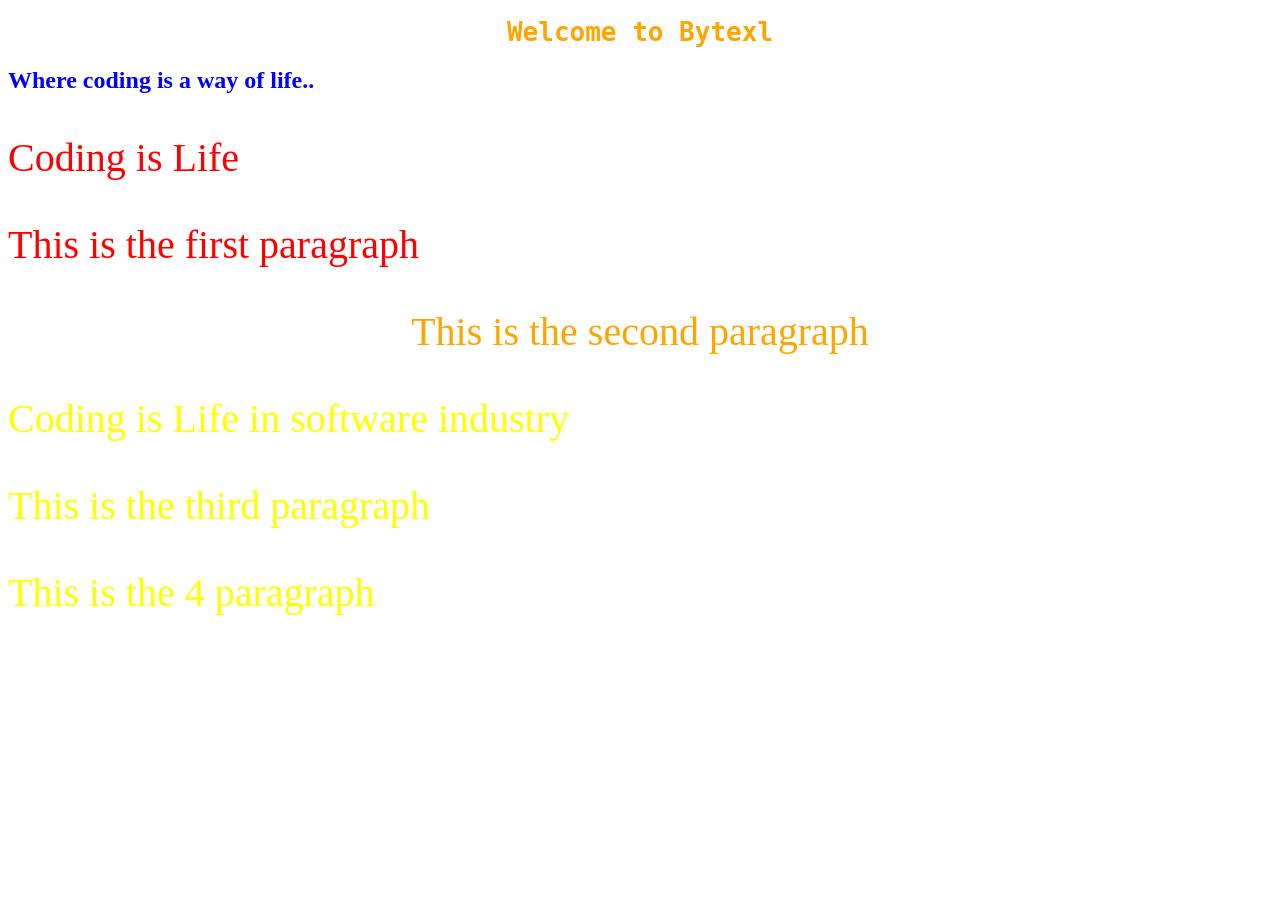
<file: HTMLCSS/CSS/index.html>
<!DOCTYPE html>
<html lang="en">
<head>
    <meta charset="UTF-8">
    <meta name="viewport" content="width=device-width, initial-scale=1.0">
    <title>Document</title>
    <link rel="stylesheet" type="text/css" href="style.css">
</head>
<body>
    <h1 class="para1">Welcome to Bytexl</h1>
    <h2>Where coding is a way of life.. </h2>
    <p class="para sec">Coding is Life</p>
    <p class="para"> This is the first paragraph</p>
    <p class="para1">This is the second paragraph</p>
    <p id="para2">Coding is Life in software industry</p>
    <p id="para2"> This is the third paragraph</p>
    <p >This is the 4 paragraph</p>
</body>
</html>
</file>
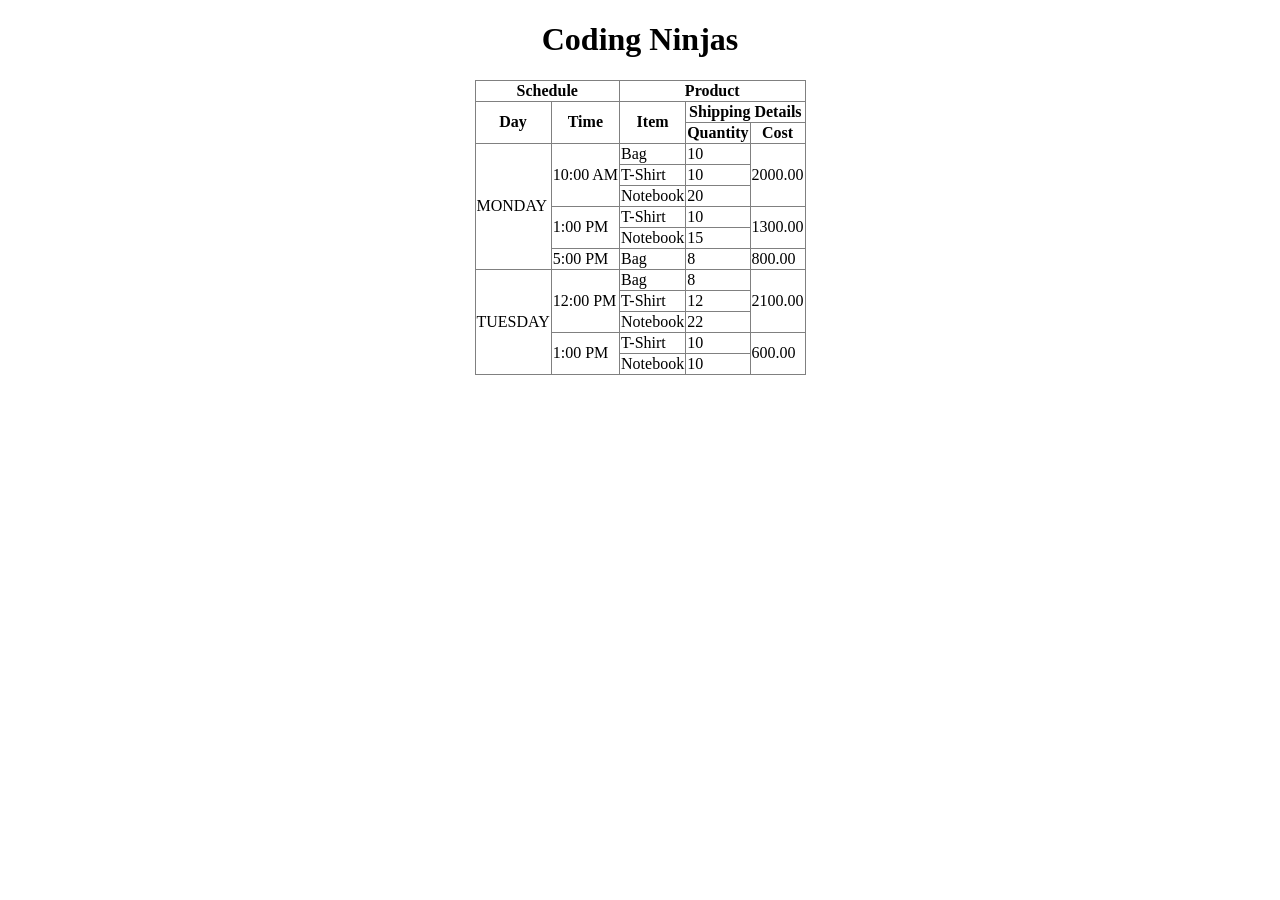
<file: HTMLCSS/Assignment.html>
<!DOCTYPE html>
<html lang="en">
<head>
    <meta charset="UTF-8">
    <meta name="viewport" content="width=device-width, initial-scale=1.0">
    <title>Document</title>
</head>
<body>
    <center><h1>Coding Ninjas</h1>
    <table border="1" style="border-collapse: collapse;">
        <thead>
        <tr>
            <th colspan="2">Schedule</th>
            <th colspan="3">Product</th>
        </tr>
        <tr>
            <th rowspan="2">Day</th>
            <th rowspan="2">Time</th>
            <th rowspan="2">Item</th>
            <th colspan="2">Shipping Details</th>
        </tr>

        <tr>
            <th>Quantity</th>
            <th>Cost</th>
        </tr>
    </thead>
        <tr>
            <td rowspan="6">MONDAY</td>
            <td rowspan="3">10:00 AM</td>
            <td>Bag</td>
            <td>10</td>
            <td rowspan="3">2000.00</td>
        </tr>
        <tr>
            <td>T-Shirt</td>
            <td>10</td>
        </tr>
        <tr>
            <td>Notebook</td>
            <td>20</td>
        </tr>
        <tr>
            <td rowspan="2">1:00 PM</td>
            <td>T-Shirt</td>
            <td>10</td>
            <td rowspan="2">1300.00</td>
        </tr>
        <tr>
            <td>Notebook</td>
            <td>15</td>
        </tr>
        <tr>
            <td>5:00 PM</td>
            <td>Bag</td>
            <td>8</td>
            <td>800.00</td>
        </tr>
        <tr>
            <td rowspan="5">TUESDAY</td>
            <td rowspan="3">12:00 PM</td>
            <td>Bag</td>
            <td>8</td>
            <td rowspan="3">2100.00</td>
        </tr>
        <tr>
            <td>T-Shirt</td>
            <td>12</td>
        </tr>
        <tr>
            <td>Notebook</td>
            <td>22</td>
        </tr>
        <tr>
            <td rowspan="2">1:00 PM</td>
            <td>T-Shirt</td>
            <td>10</td>
            <td rowspan="2">600.00</td>
        </tr>
        <tr>
            <td>Notebook</td>
            <td>10</td>
        </tr>
    </table>
    </center>
</body>
</html>
</file>
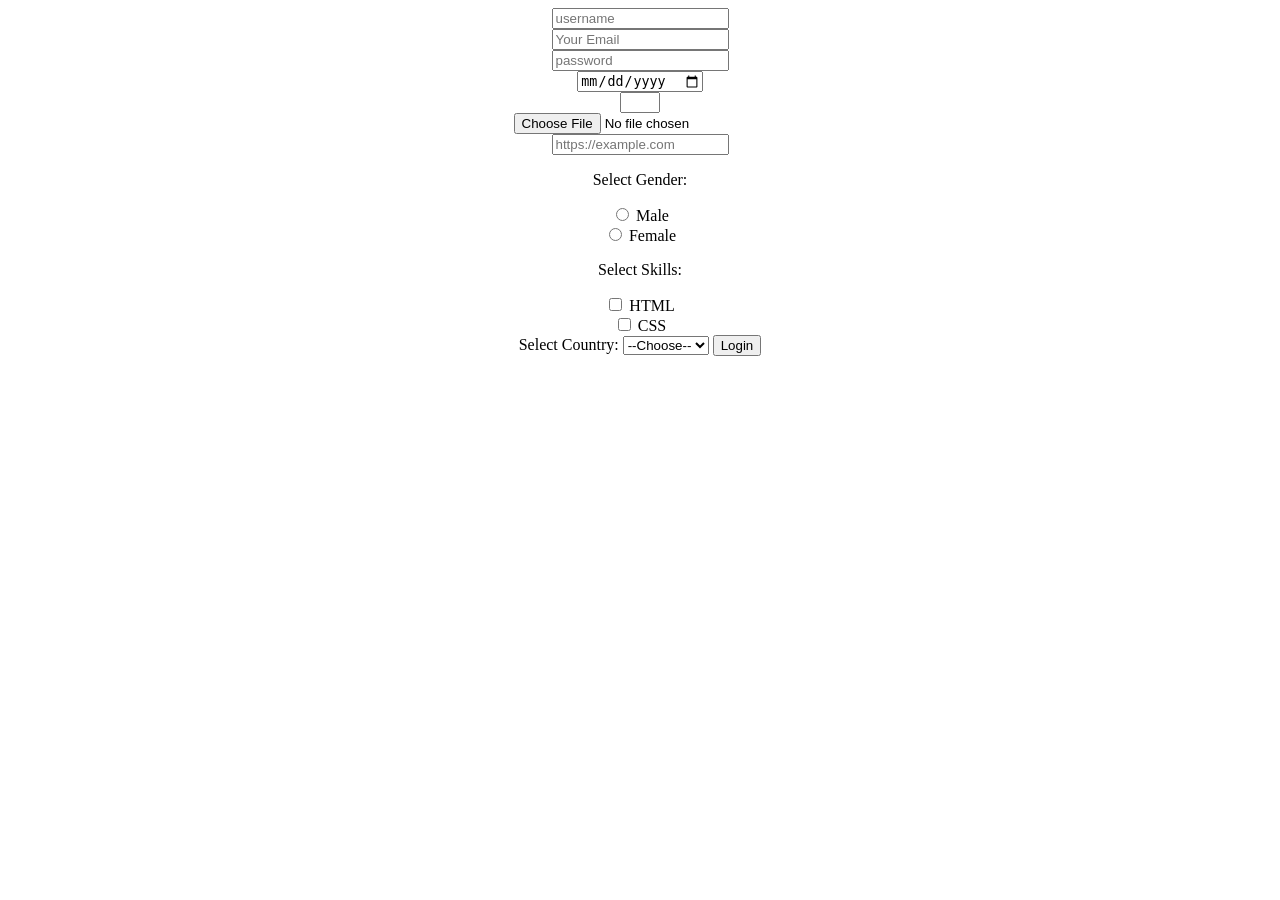
<file: HTMLCSS/forms.html>
<!DOCTYPE html>
<html lang="en">
<head>
    <meta charset="UTF-8">
    <meta name="viewport" content="width=device-width, initial-scale=1.0">
    <title>Forms</title>
</head>
<body>
    <center>
    <form>
        <input type="text" placeholder="username"><br>
        <input type="email" placeholder="Your Email"><br>
        <input type="password" placeholder="password"><br>
        <input type="date"><br>
        <input type="number" min="1" max="4"><br>
        <input type="file"><br>
        <input type="url" placeholder="https://example.com"><br>
        <p>Select Gender:</p>
        <input type="radio" id="male" name="gender" value="male">
        <label for="male">Male</label><br>
        <input type="radio" id="female" name="gender" value="female">
        <label for="female">Female</label><br>
        
        <p>Select Skills:</p>
<input type="checkbox" id="html" name="skills" value="HTML">
<label for="html">HTML</label><br>
<input type="checkbox" id="css" name="skills" value="CSS">
<label for="css">CSS</label><br>


<label for="country">Select Country:</label>
<select id="country" name="country">
  <option value="">--Choose--</option>
  <option value="india">India</option>
  <option value="usa">USA</option>
</select>


        <input type="submit" value="Login">
    </form>

    
</center>
</body>
</html>
</file>
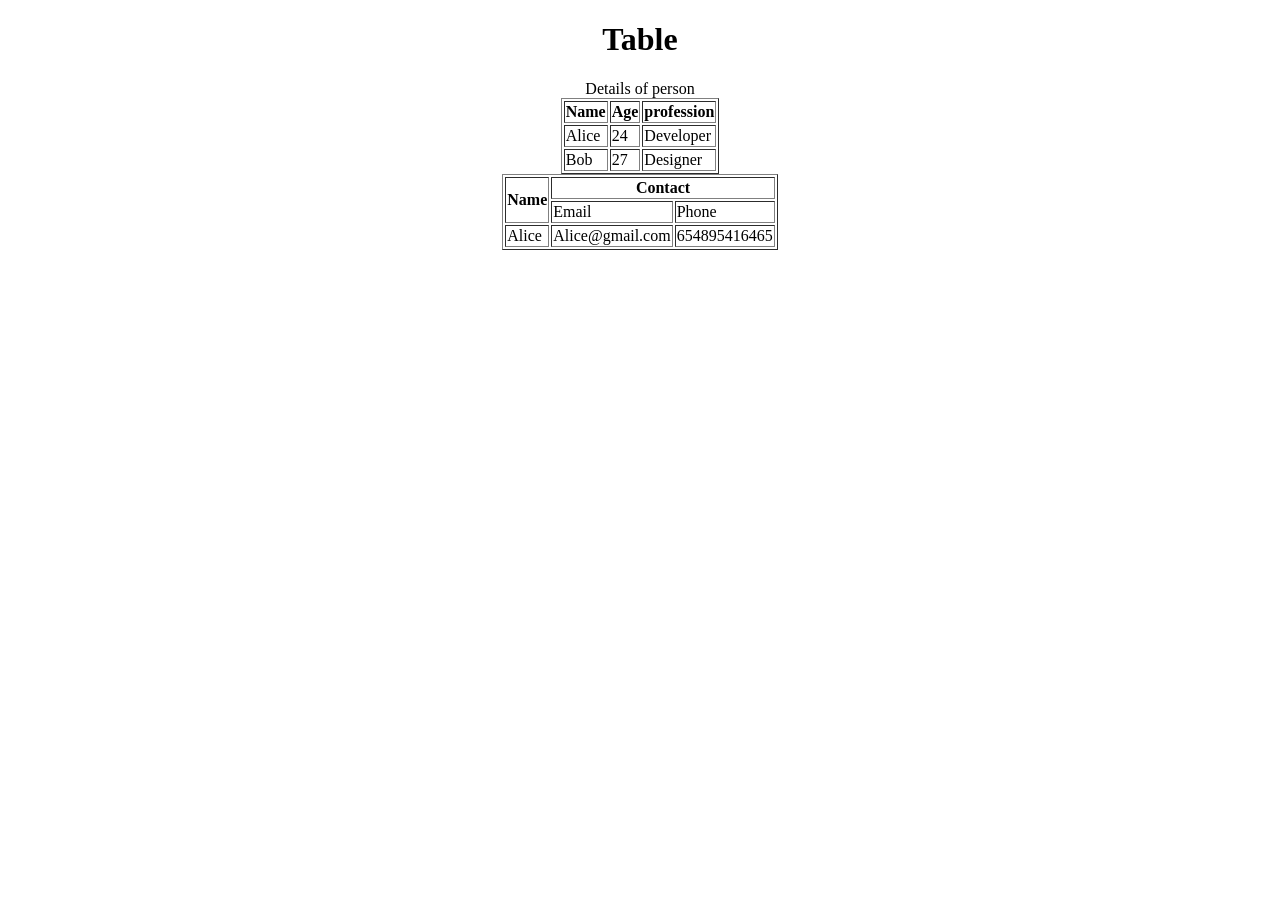
<file: HTMLCSS/table.html>
<!DOCTYPE html>
<html lang="en">
<head>
    <meta charset="UTF-8">
    <meta name="viewport" content="width=device-width, initial-scale=1.0">
    <title>Document</title>
</head>
<body>
<center><h1>Table </h1>
<table border="1">
    <caption>Details of person</caption>
    <tr>
    <th>Name</th>
    <th>Age</th>
    <th>profession</th>
</tr>
<tr>
<td>Alice</td>
<td>24</td>
<td>Developer</td>
</tr>
<tr>
<td>Bob</td>
<td>27</td>
<td>Designer</td>
</tr>
</table>
</center>

<center>
    <table border="1">
        <tr>
        <th rowspan="2">Name</th>
        <th colspan="2">Contact</th>
    </tr>
        <tr>
            <td>Email</td>
            <td>Phone</td>
        </tr>
        <tr>
        <td>Alice</td>
        <td>Alice@gmail.com</td>
        <td>654895416465</td>
        </tr>
    </table>
</center>
</body>
</html>
</file>
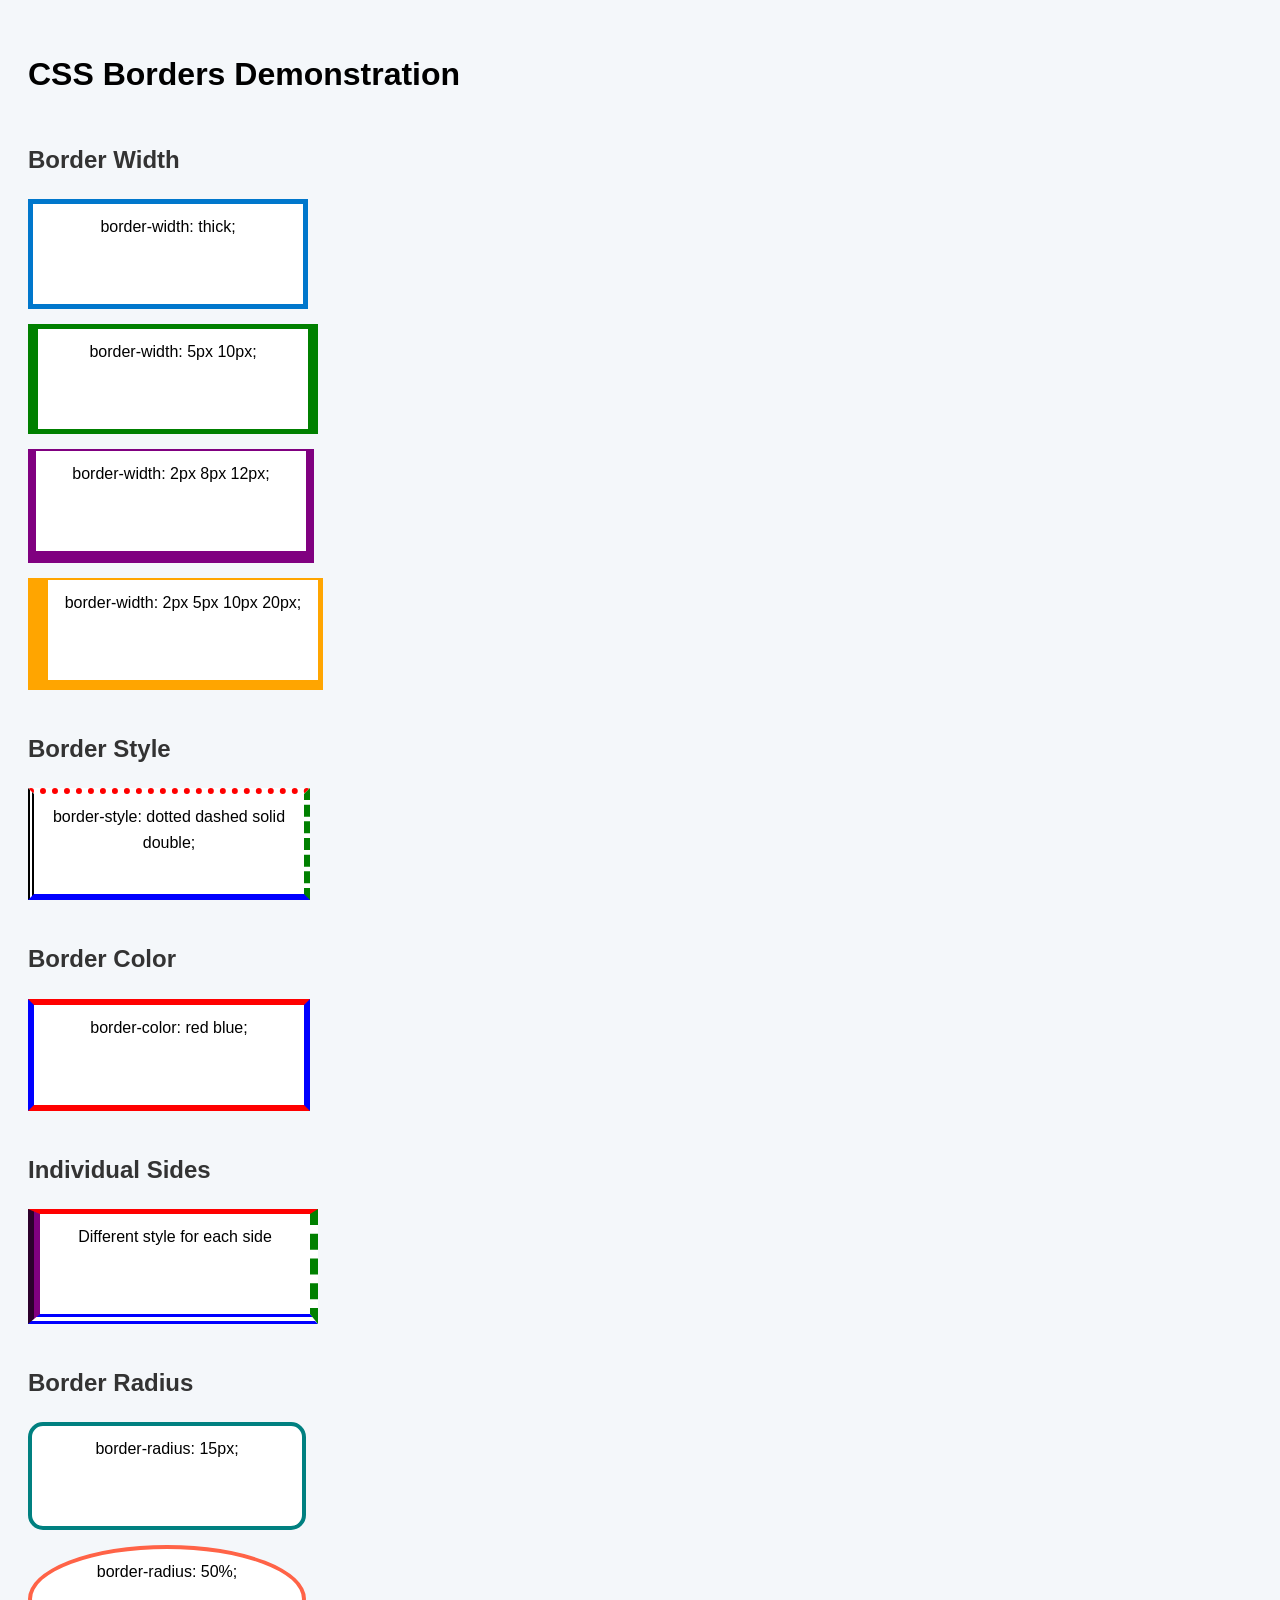
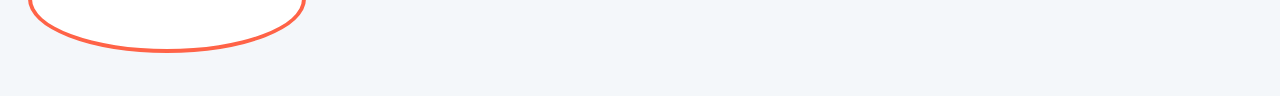
<file: HTMLCSS/CSS/border.html>
<!DOCTYPE html>
<html lang="en">
<head>
  <meta charset="UTF-8">
  <title>CSS Borders Demo</title>
  <style>
    body {
      font-family: Arial, sans-serif;
      background: #f4f7fa;
      padding: 20px;
      line-height: 1.6;
    }
    h2 {
      margin-top: 40px;
      color: #333;
    }
    .box {
      width: 250px;
      height: 80px;
      margin: 15px 0;
      padding: 10px;
      text-align: center;
      background: #fff;
    }
    /* ---------------- BORDER WIDTH DEMOS ---------------- */
    .one-value {
      border-width: thick;    /* all 4 sides thick */
      border-style: solid;
      border-color: #0077cc;
    }
    .two-value {
      border-width: 5px 10px; /* top+bottom = 5px, left+right = 10px */
      border-style: solid;
      border-color: green;
    }
    .three-value {
      border-width: 2px 8px 12px; /* top=2, right+left=8, bottom=12 */
      border-style: solid;
      border-color: purple;
      /* background-color: black; */
    }
    .four-value {
      border-width: 2px 5px 10px 20px; /* top, right, bottom, left */
      border-style: solid;
      border-color: orange;
    }

    /* ---------------- BORDER STYLE DEMO ---------------- */
    .styles {
      border-width: 6px;
      border-style: dotted dashed solid double; /* top, right, bottom, left */
      border-color: red green blue black;
    }

    /* ---------------- BORDER COLOR DEMO ---------------- */
    .colors {
      border-width: 6px;
      border-style: solid;
      border-color: red blue; /* top+bottom=red, left+right=blue */
    }

    /* ---------------- INDIVIDUAL SIDES DEMO ---------------- */
    .individual {
      border-top: 5px solid red;
      border-right: 8px dashed green;
      border-bottom: 10px double blue;
      border-left: 12px groove purple;
    }

    /* ---------------- BORDER RADIUS DEMOS ---------------- */
    .radius-px {
      border: 4px solid teal;
      border-radius: 15px; /* absolute value */
    }
    .radius-percent {
      border: 4px solid tomato;
      border-radius: 60%; /* makes circle if square */
    }
  </style>
</head>
<body>
  <h1>CSS Borders Demonstration</h1>

  <h2>Border Width</h2>
  <div class="box one-value">border-width: thick;</div>
  <div class="box two-value">border-width: 5px 10px;</div>
  <div class="box three-value">border-width: 2px 8px 12px;</div>
  <div class="box four-value">border-width: 2px 5px 10px 20px;</div>

  <h2>Border Style</h2>
  <div class="box styles">border-style: dotted dashed solid double;</div>

  <h2>Border Color</h2>
  <div class="box colors">border-color: red blue;</div>

  <h2>Individual Sides</h2>
  <div class="box individual">Different style for each side</div>

  <h2>Border Radius</h2>
  <div class="box radius-px">border-radius: 15px;</div>
  <div class="box radius-percent">border-radius: 50%;</div>

</body>
</html>
</file>
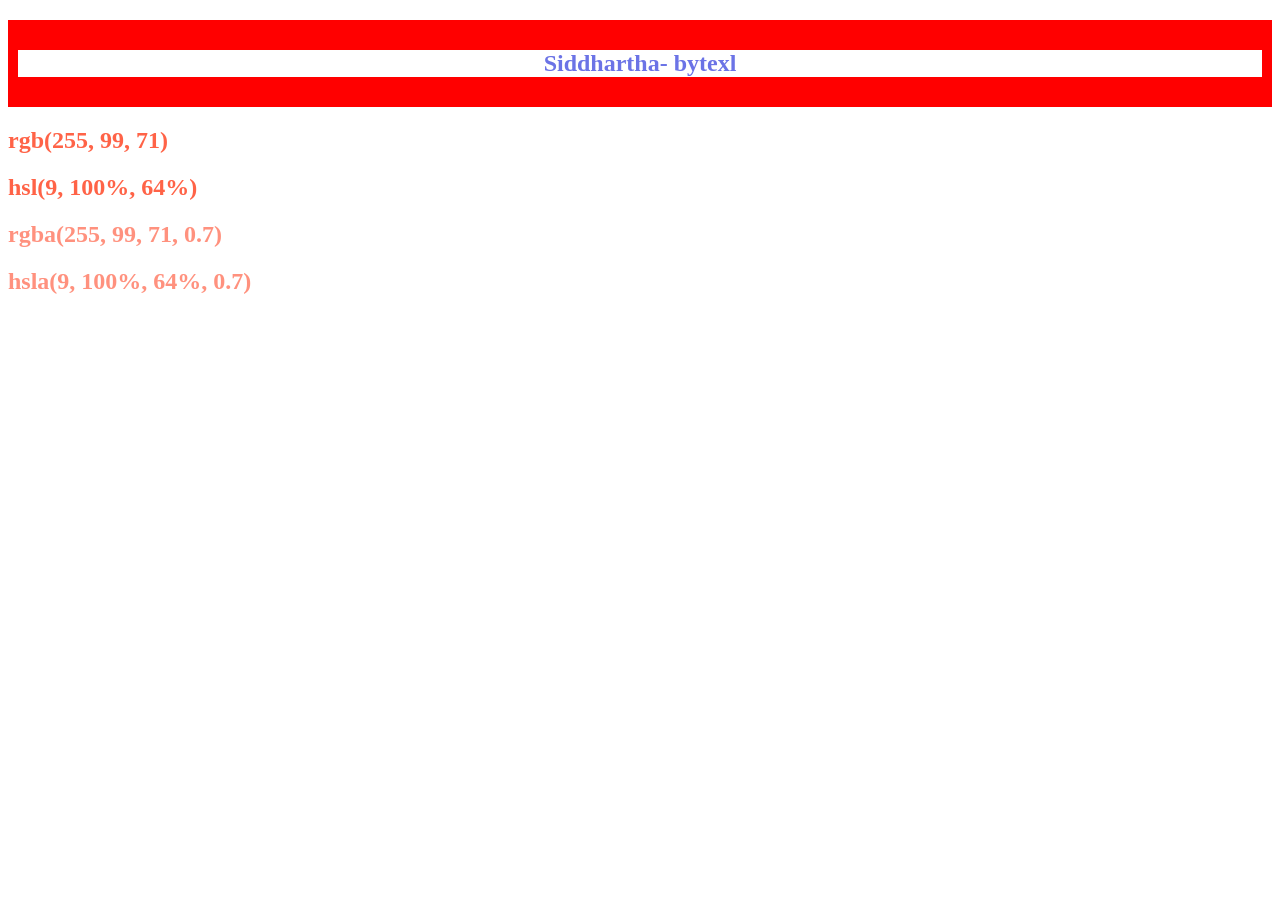
<file: HTMLCSS/CSS/color.html>
<!DOCTYPE html>
<html lang="en">
<head>
    <meta charset="UTF-8">
    <meta name="viewport" content="width=device-width, initial-scale=1.0">
    <title>Color</title>
    <link rel="stylesheet" type="text/css" href="color.css">
</head>
<body>
    <h2 class="para">Siddhartha- bytexl </h2>
    <h2 style="color:rgb(255, 99, 71);">rgb(255, 99, 71)</h2>
 <h2 style="color:hsl(9, 100%, 64%);">hsl(9, 100%, 64%)</h2>
 <h2 style="color:rgba(255, 99, 71, 0.7);">rgba(255, 99, 71, 0.7)</h2>
 <h2 style="color:hsla(9, 100%, 64%, 0.7);">hsla(9, 100%, 64%, 0.7)</h2>
</body>
</html>
</file>
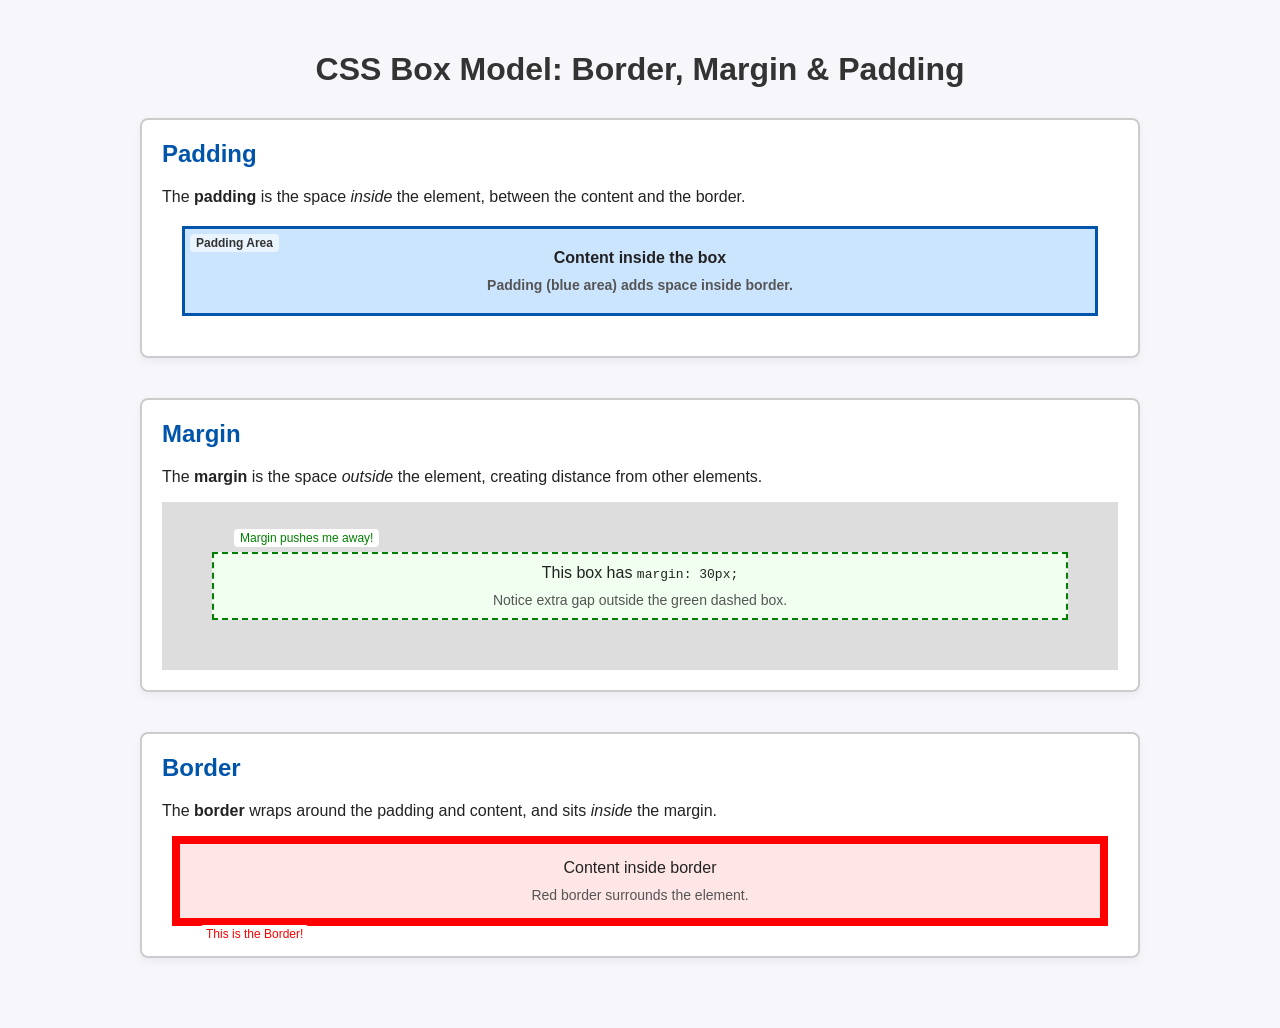
<file: HTMLCSS/CSS/marginbp.html>
<!DOCTYPE html>
<html lang="en">
<head>
<meta charset="UTF-8">
<title>CSS Box Model: Border, Margin, Padding</title>
<style>
  body {
    font-family: Arial, sans-serif;
    background: #f7f7fb;
    margin: 0;
    padding: 30px;
    color: #222;
  }

  h1 {
    text-align: center;
    margin-bottom: 30px;
    color: #333;
  }

  .container {
    max-width: 1000px;
    margin: auto;
  }

  .example {
    margin-bottom: 40px;
    padding: 20px;
    border: 2px solid #ccc;
    background: #fff;
    border-radius: 8px;
    box-shadow: 0 4px 10px rgba(0,0,0,.05);
  }

  .example h2 {
    margin-top: 0;
    color: #0055aa;
  }

  .box {
    background: #cce5ff;
    border: 3px solid #0055aa;
    padding: 20px;
    margin: 20px;
    text-align: center;
    font-weight: bold;
    position: relative;
  }

  /* Highlight padding */
  .box::before {
    content: "Padding Area";
    position: absolute;
    top: 5px; left: 5px;
    font-size: 12px;
    color: #333;
    background: rgba(255,255,255,.6);
    padding: 2px 6px;
    border-radius: 4px;
  }

  /* Margin background example */
  .margin-demo {
    background: #f0fff0;
    border: 2px dashed green;
    margin: 30px;
    padding: 10px;
    text-align: center;
    position: relative;
  }
  .margin-demo::before {
    content: "Margin pushes me away!";
    position: absolute;
    top: -25px;
    left: 20px;
    font-size: 12px;
    color: green;
    background: #fff;
    padding: 2px 6px;
    border-radius: 4px;
  }

  /* Border demo */
  .border-demo {
    background: #ffe6e6;
    border: 8px solid red;
    padding: 15px;
    margin: 10px;
    text-align: center;
    position: relative;
  }
  .border-demo::before {
    content: "This is the Border!";
    position: absolute;
    bottom: -25px;
    left: 20px;
    font-size: 12px;
    color: red;
    background: #fff;
    padding: 2px 6px;
    border-radius: 4px;
  }

  /* Visual labels */
  .label {
    font-size: 14px;
    margin-top: 10px;
    color: #555;
  }

  .outer {
    background: #ddd;
    padding: 20px;
  }

</style>
</head>
<body>
  <h1>CSS Box Model: Border, Margin & Padding</h1>
  <div class="container">

    <!-- PADDING -->
    <div class="example">
      <h2>Padding</h2>
      <p>The <strong>padding</strong> is the space <em>inside</em> the element, between the content and the border.</p>
      <div class="box">
        Content inside the box  
        <div class="label">Padding (blue area) adds space inside border.</div>
      </div>
    </div>

    <!-- MARGIN -->
    <div class="example">
      <h2>Margin</h2>
      <p>The <strong>margin</strong> is the space <em>outside</em> the element, creating distance from other elements.</p>
      <div class="outer">
        <div class="margin-demo">
          This box has <code>margin: 30px;</code>
          <div class="label">Notice extra gap outside the green dashed box.</div>
        </div>
      </div>
    </div>

    <!-- BORDER -->
    <div class="example">
      <h2>Border</h2>
      <p>The <strong>border</strong> wraps around the padding and content, and sits <em>inside</em> the margin.</p>
      <div class="border-demo">
        Content inside border
        <div class="label">Red border surrounds the element.</div>
      </div>
    </div>

  </div>
</body>
</html>
</file>
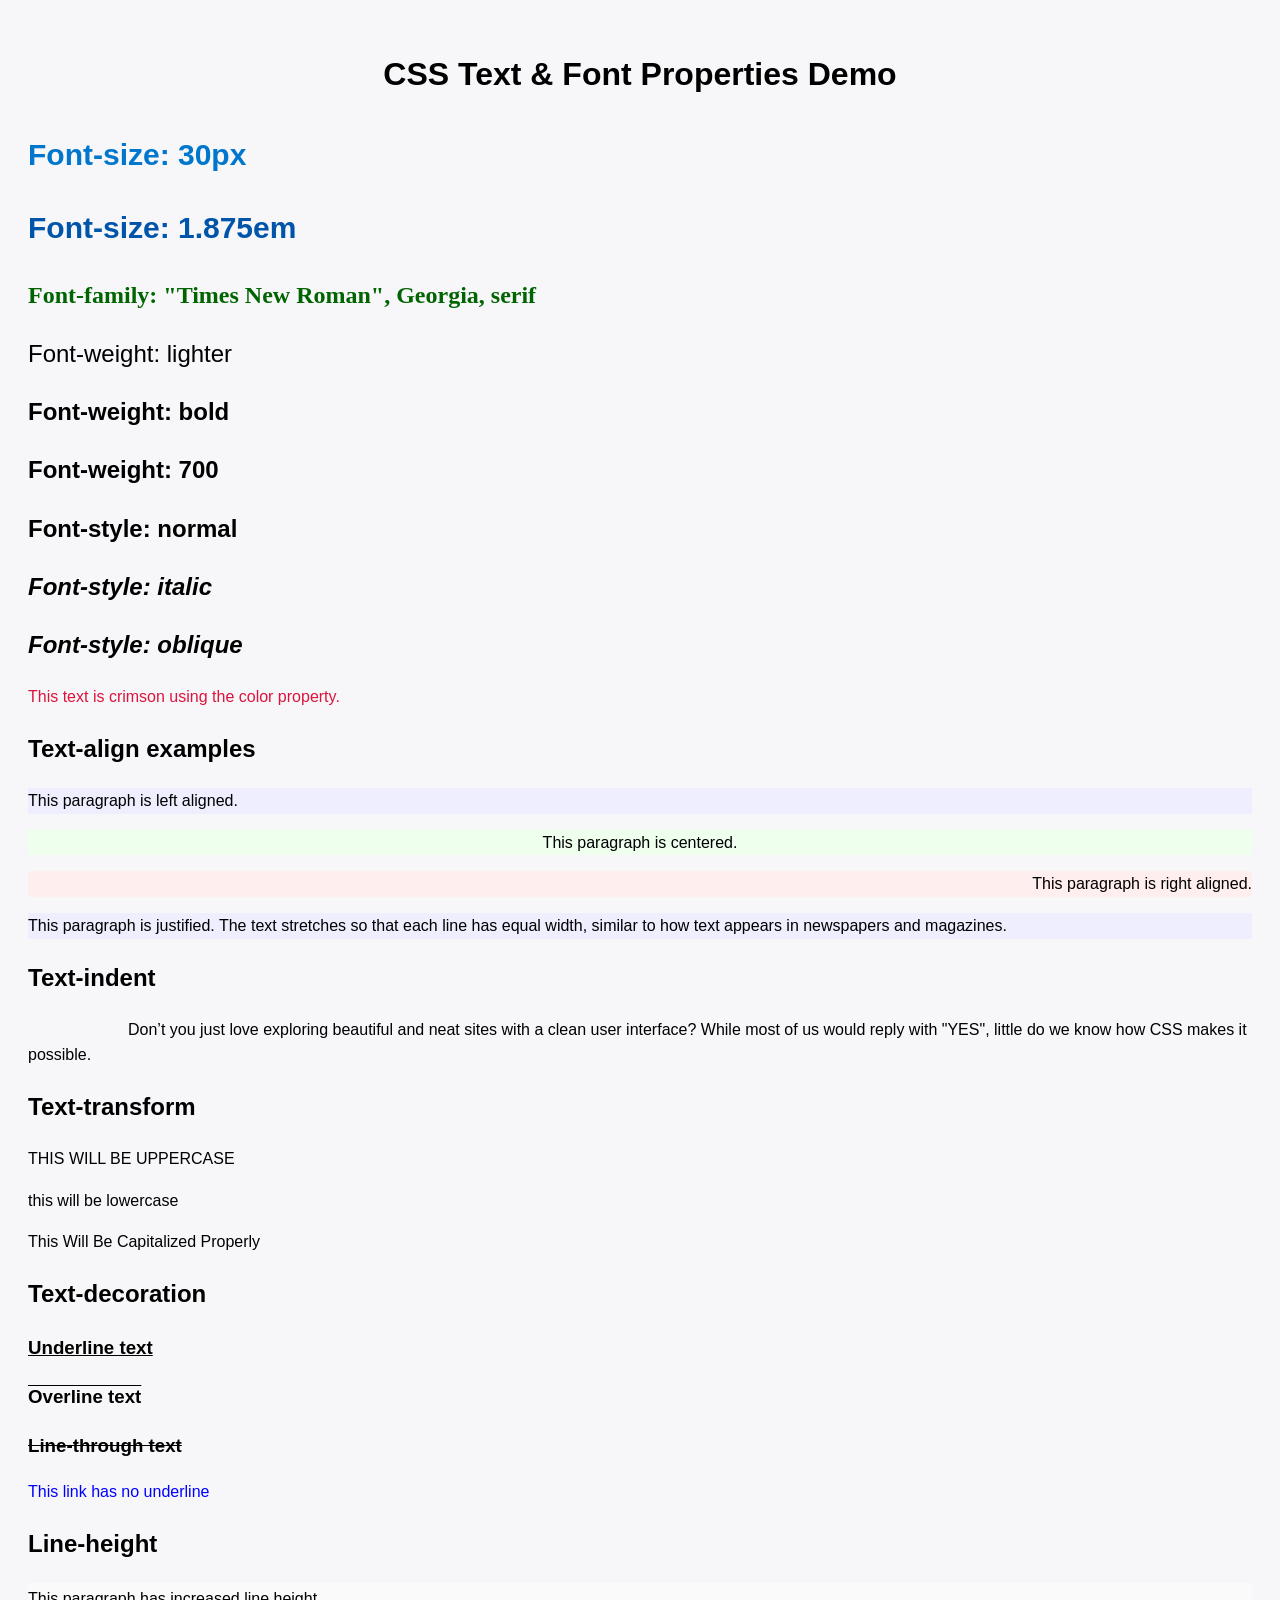
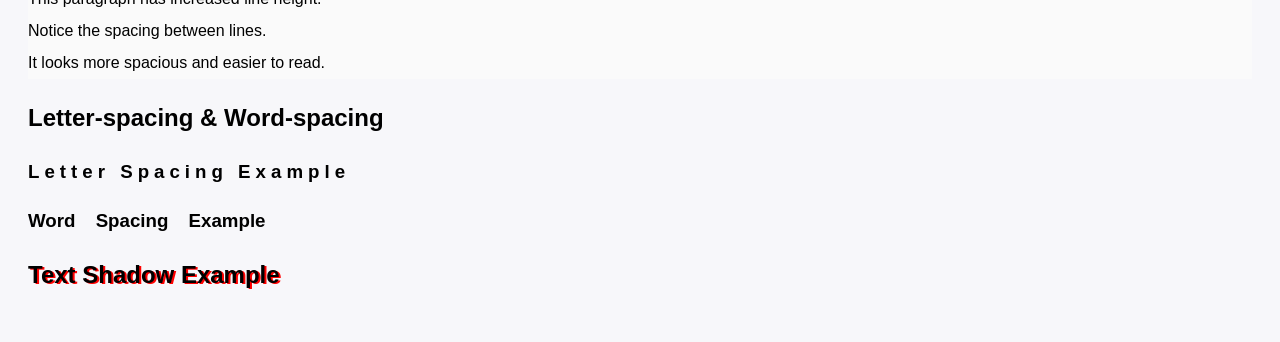
<file: HTMLCSS/CSS/textFont.html>
<!DOCTYPE html>
<html lang="en">
<head>
  <meta charset="UTF-8">
  <title>CSS Text & Font Styling Demo</title>
  <style>
    body {
      font-family: Arial, sans-serif;
      background: #f7f7fa;
      padding: 20px;
      line-height: 1.6;
    }
    h1 { text-align: center; margin-bottom: 30px; }

    /* font-size demo */
    h2.size-px { font-size: 30px; color: #0077cc; }
    h2.size-em { font-size: 1.875em; color: #0055aa; }

    /* font-family demo */
    h2.family {
      font-family: "Times New Roman", Georgia, serif;
      color: darkgreen;
    }

    /* font-weight demo */
    h2.weight-light { font-weight: lighter; }
    h2.weight-bold { font-weight: bold; }
    h2.weight-700 { font-weight: 700; }

    /* font-style demo */
    h2.style-normal { font-style: normal; }
    h2.style-italic { font-style: italic; }
    h2.style-oblique { font-style: oblique; }

    /* text color demo */
    p.color { color: crimson; }

    /* text-align demo */
    p#left { text-align: left; background: #eef; }
    p#center { text-align: center; background: #efe; }
    p#right { text-align: right; background: #fee; }
    p#justify { text-align: justify; background: #eef; }

    /* text-indent demo */
    p.indent { text-indent: 100px; }

    /* text-transform demo */
    p.uppercase { text-transform: uppercase; }
    p.lowercase { text-transform: lowercase; }
    p.capitalize { text-transform: capitalize; }

    /* text-decoration demo */
    h3#underline { text-decoration: underline; }
    h3#overline { text-decoration: overline; }
    h3#line-through { text-decoration: line-through; }
    a.no-underline { text-decoration: none; color: blue; }

    /* line-height demo */
    p.line-height { line-height: 2; background: #fafafa; }

    /* letter-spacing demo */
    h3.letter-spacing { letter-spacing: 5px; }

    /* word-spacing demo */
    h3.word-spacing { word-spacing: 15px; }

    /* text-shadow demo */
    h2.shadow { text-shadow: 2px 1px red; }
  </style>
</head>
<body>
  <h1>CSS Text & Font Properties Demo</h1>

  <h2 class="size-px">Font-size: 30px</h2>
  <h2 class="size-em">Font-size: 1.875em</h2>

  <h2 class="family">Font-family: "Times New Roman", Georgia, serif</h2>

  <h2 class="weight-light">Font-weight: lighter</h2>
  <h2 class="weight-bold">Font-weight: bold</h2>
  <h2 class="weight-700">Font-weight: 700</h2>

  <h2 class="style-normal">Font-style: normal</h2>
  <h2 class="style-italic">Font-style: italic</h2>
  <h2 class="style-oblique">Font-style: oblique</h2>

  <p class="color">This text is crimson using the color property.</p>

  <h2>Text-align examples</h2>
  <p id="left">This paragraph is left aligned.</p>
  <p id="center">This paragraph is centered.</p>
  <p id="right">This paragraph is right aligned.</p>
  <p id="justify">
    This paragraph is justified. The text stretches so that each line has equal width, 
    similar to how text appears in newspapers and magazines.
  </p>

  <h2>Text-indent</h2>
  <p class="indent">
    Don’t you just love exploring beautiful and neat sites with a clean user interface?
    While most of us would reply with "YES", little do we know how CSS makes it possible.
  </p>

  <h2>Text-transform</h2>
  <p class="uppercase">this will be uppercase</p>
  <p class="lowercase">THIS WILL BE LOWERCASE</p>
  <p class="capitalize">this will be capitalized properly</p>

  <h2>Text-decoration</h2>
  <h3 id="underline">Underline text</h3>
  <h3 id="overline">Overline text</h3>
  <h3 id="line-through">Line-through text</h3>
  <p><a href="#" class="no-underline">This link has no underline</a></p>

  <h2>Line-height</h2>
  <p class="line-height">
    This paragraph has increased line height.<br>
    Notice the spacing between lines.<br>
    It looks more spacious and easier to read.
  </p>

  <h2>Letter-spacing & Word-spacing</h2>
  <h3 class="letter-spacing">Letter Spacing Example</h3>
  <h3 class="word-spacing">Word Spacing Example</h3>

  <h2 class="shadow">Text Shadow Example</h2>
</body>
</html>
</file>
<file: HTMLCSS/CSS/style.css>
h1{
    color:green;
    font-family: monospace;
}

h2{
    color:blue;
}
p{
    color:yellow;
    font-size: 40px;
}

.para{
    color:red;
}

.para1{
    color:orange;
    text-align: center;

#para2{
    color:aqua;
}

.sec{
    font-size:100px;
}

#secs{
    font-size: 56px;
}
</file>
<file: HTMLCSS/CSS/color.css>
.para{
    /* color:orangered; */
    color:#6b73e6;
    text-align:center;
    border:1px solid red;
    border-width:30px 10px;
}
</file>
